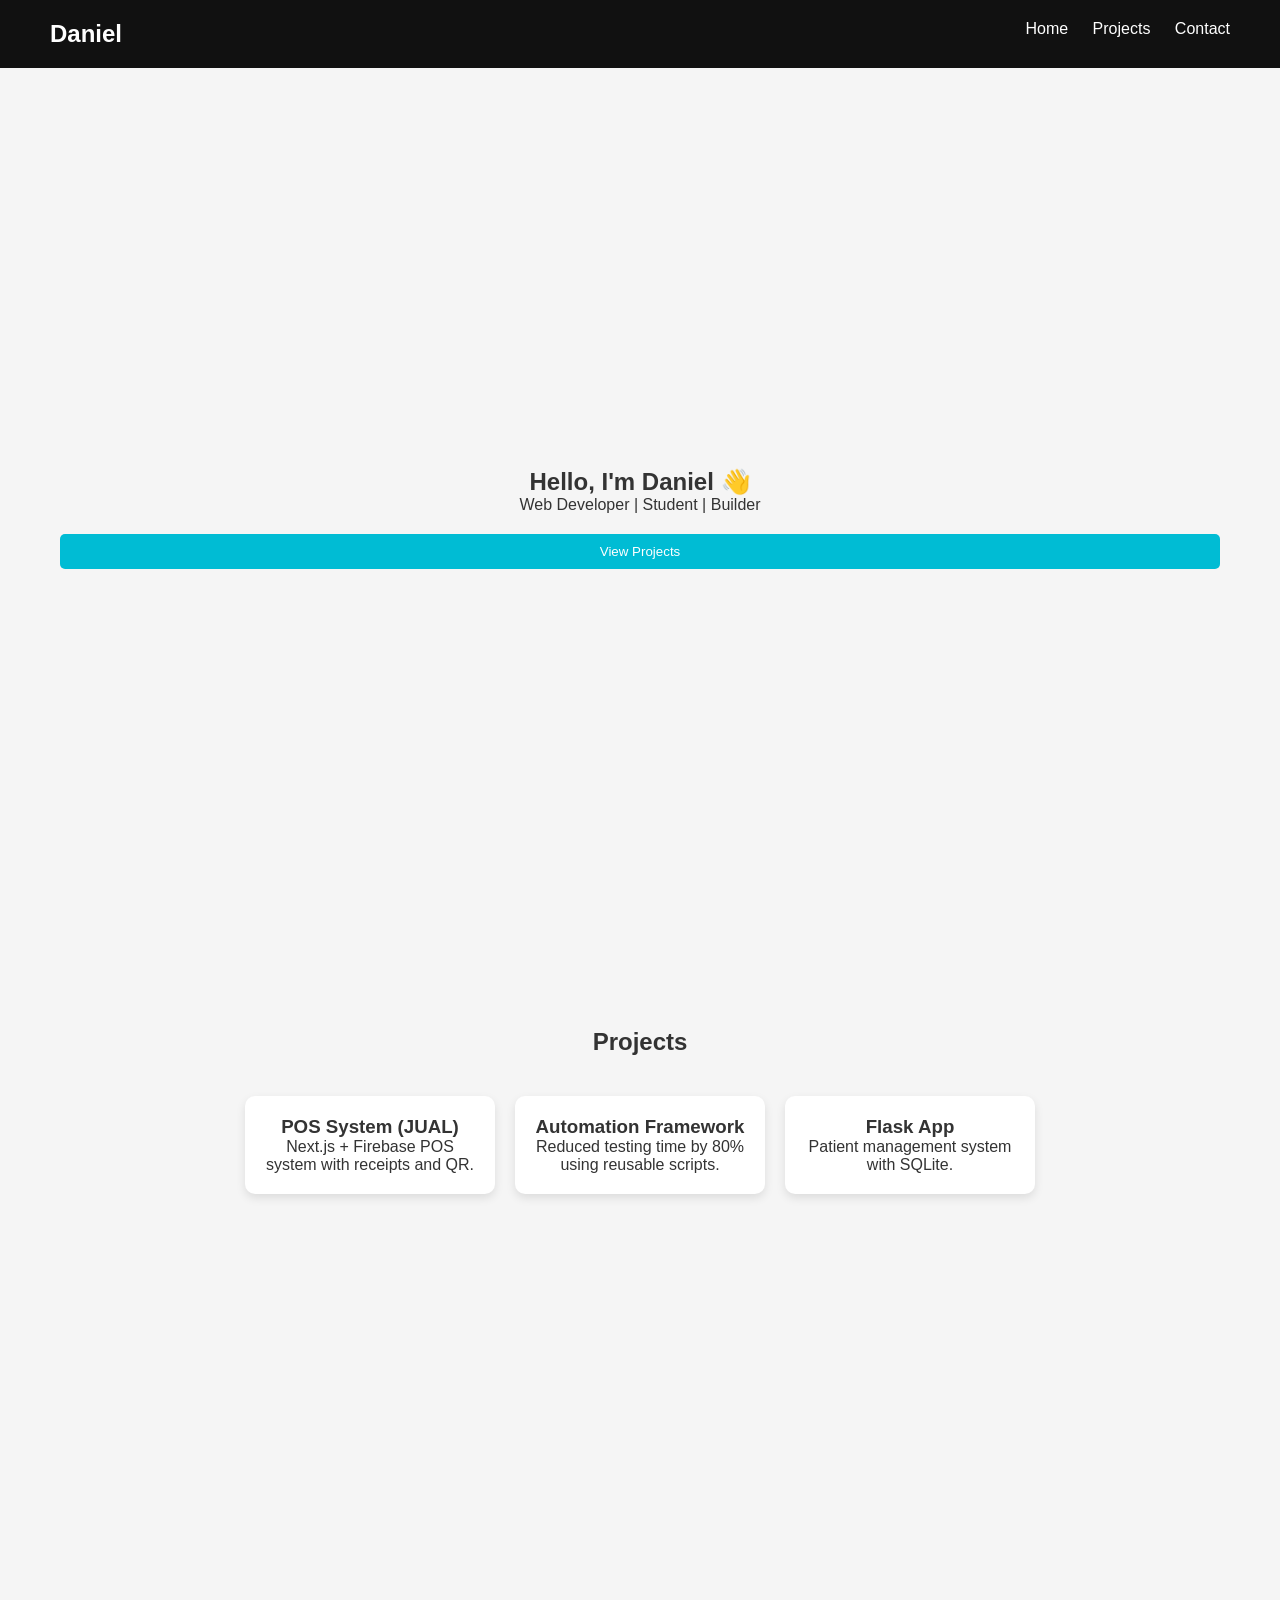
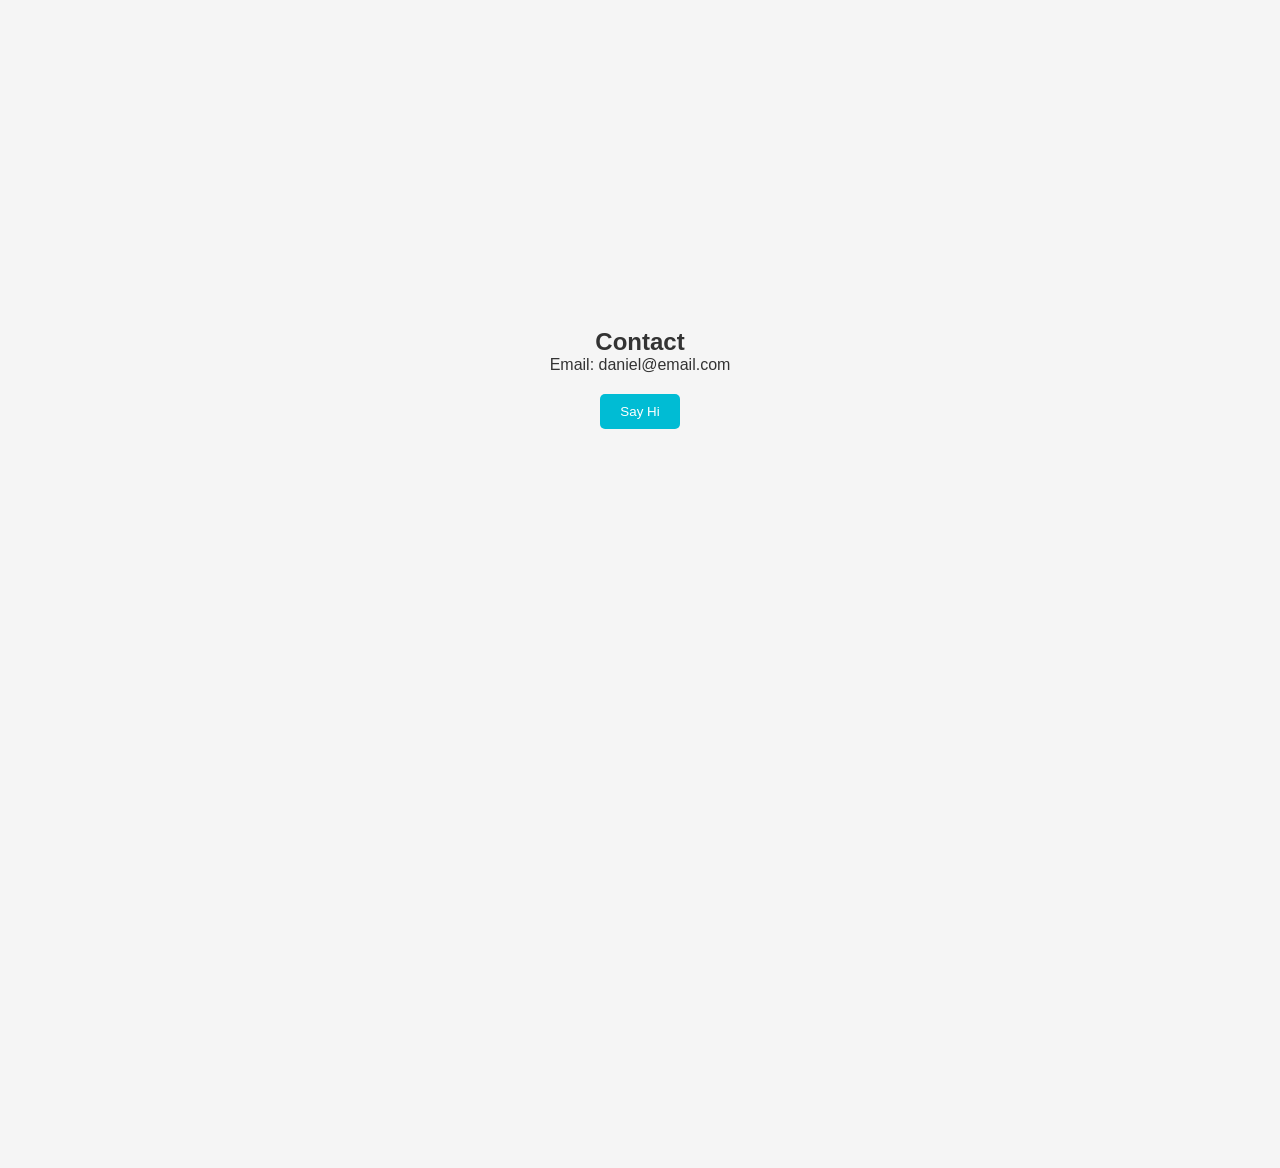
<file: Part 1/ChatGPT_portfolio/index.html>
<!DOCTYPE html>
<html lang="en">
<head>
  <meta charset="UTF-8">
  <title>Daniel Portfolio</title>
  <link rel="stylesheet" href="styles.css">
</head>
<body>

  <!-- Navbar -->
  <header>
    <h2 class="logo">Daniel</h2>
    <nav>
      <a href="#home">Home</a>
      <a href="#projects">Projects</a>
      <a href="#contact">Contact</a>
    </nav>
  </header>

  <!-- Home -->
  <section id="home" class="section">
    <h1>Hello, I'm Daniel 👋</h1>
    <p>Web Developer | Student | Builder</p>
    <button onclick="scrollToSection('projects')">View Projects</button>
  </section>

  <!-- Projects -->
  <section id="projects" class="section">
    <h2>Projects</h2>
    <div class="cards">
      <div class="card">
        <h3>POS System (JUAL)</h3>
        <p>Next.js + Firebase POS system with receipts and QR.</p>
      </div>

      <div class="card">
        <h3>Automation Framework</h3>
        <p>Reduced testing time by 80% using reusable scripts.</p>
      </div>

      <div class="card">
        <h3>Flask App</h3>
        <p>Patient management system with SQLite.</p>
      </div>
    </div>
  </section>

  <!-- Contact -->
  <section id="contact" class="section">
    <h2>Contact</h2>
    <p>Email: daniel@email.com</p>
    <button onclick="showAlert()">Say Hi</button>
  </section>

  <script src="script.js"></script>
</body>
</html>
</file>
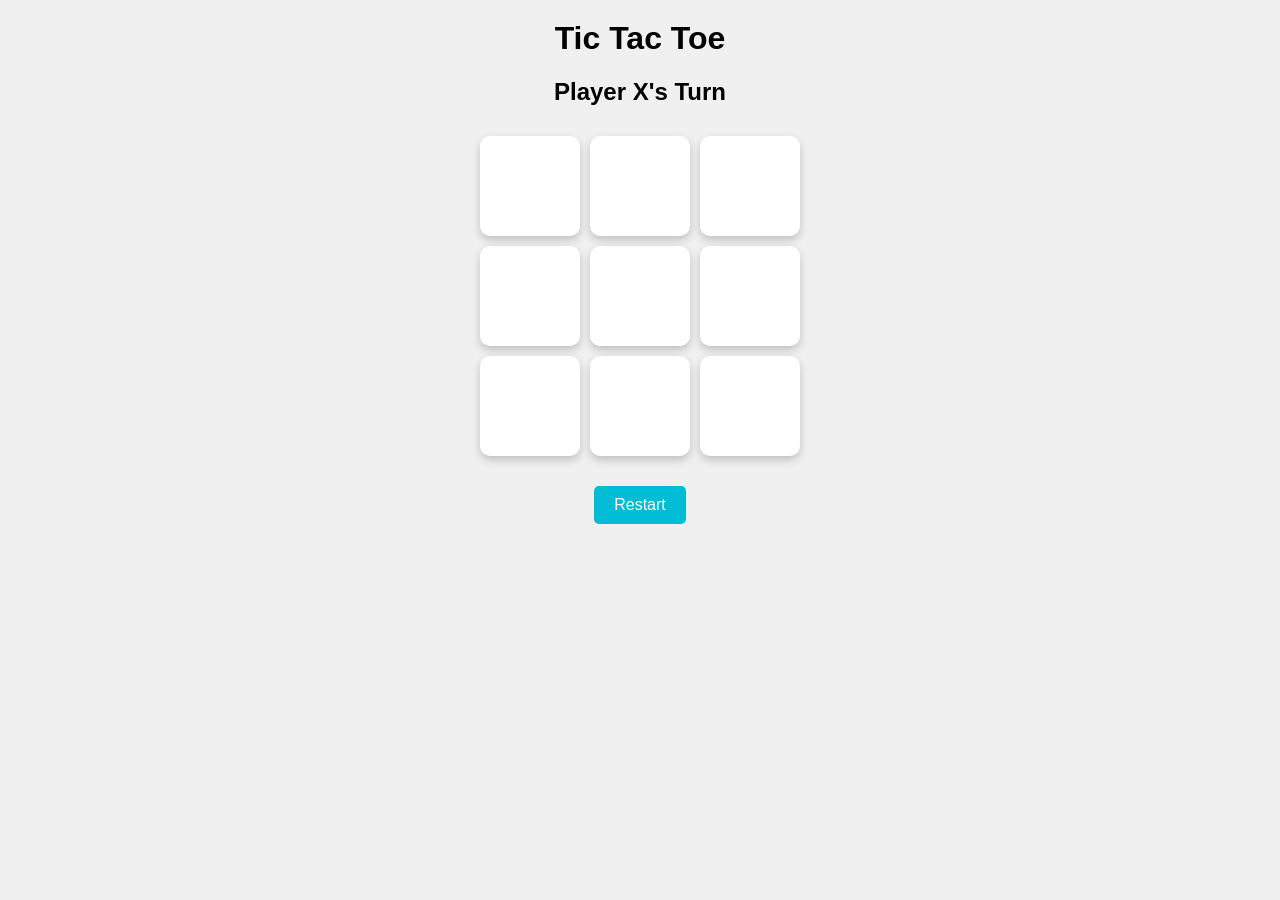
<file: Part 1/ChatGPT_tictactoe/index.html>
<!DOCTYPE html>
<html lang="en">
<head>
  <meta charset="UTF-8">
  <title>Tic Tac Toe</title>
  <link rel="stylesheet" href="style.css">
</head>
<body>

  <h1>Tic Tac Toe</h1>
  <h2 id="status">Player X's Turn</h2>

  <div class="board" id="board">
    <div class="cell" data-index="0"></div>
    <div class="cell" data-index="1"></div>
    <div class="cell" data-index="2"></div>
    <div class="cell" data-index="3"></div>
    <div class="cell" data-index="4"></div>
    <div class="cell" data-index="5"></div>
    <div class="cell" data-index="6"></div>
    <div class="cell" data-index="7"></div>
    <div class="cell" data-index="8"></div>
  </div>

  <button onclick="restartGame()">Restart</button>

  <script src="script.js"></script>
</body>
</html>
</file>
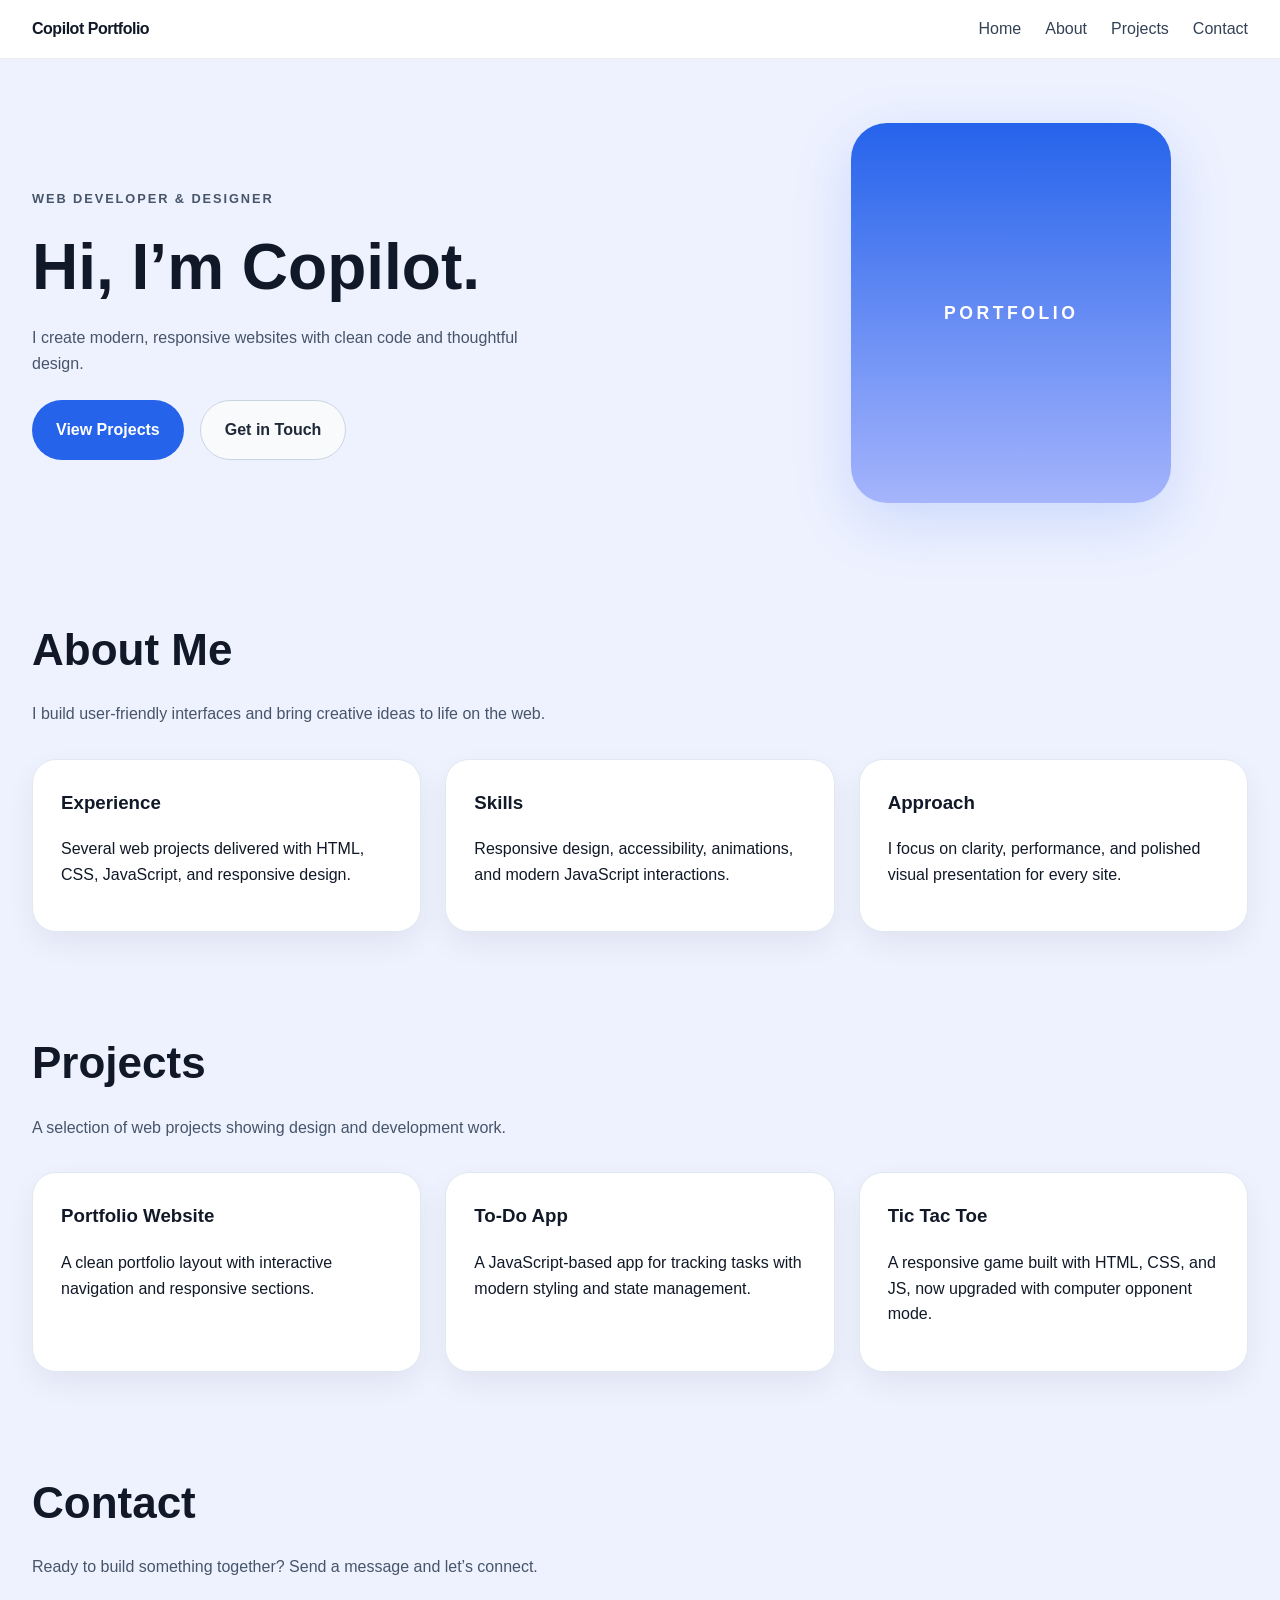
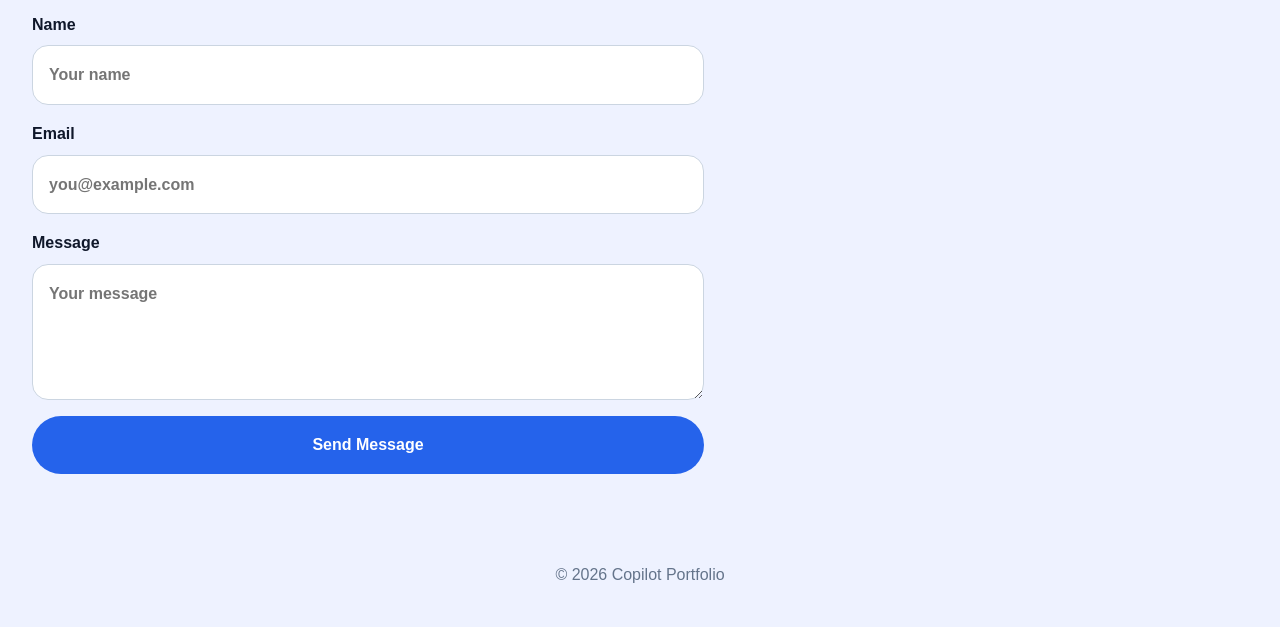
<file: Part 1/Copilot_portfolio/index.html>
<!DOCTYPE html>
<html lang="en">
<head>
  <meta charset="UTF-8" />
  <meta name="viewport" content="width=device-width, initial-scale=1.0" />
  <title>Copilot Portfolio</title>
  <link rel="stylesheet" href="styles.css" />
</head>
<body>
  <header class="site-header">
    <div class="brand">Copilot Portfolio</div>
    <nav class="site-nav" id="siteNav">
      <a href="#home">Home</a>
      <a href="#about">About</a>
      <a href="#projects">Projects</a>
      <a href="#contact">Contact</a>
    </nav>
    <button class="menu-toggle" id="menuToggle" aria-label="Toggle navigation">
      <span></span>
      <span></span>
      <span></span>
    </button>
  </header>

  <main>
    <section class="hero" id="home">
      <div class="hero-content">
        <p class="eyebrow">Web Developer & Designer</p>
        <h1>Hi, I’m Copilot.</h1>
        <p>I create modern, responsive websites with clean code and thoughtful design.</p>
        <div class="hero-actions">
          <a href="#projects" class="button primary">View Projects</a>
          <a href="#contact" class="button secondary">Get in Touch</a>
        </div>
      </div>
      <div class="hero-image">
        <div class="device-mockup">
          <div class="screen">Portfolio</div>
        </div>
      </div>
    </section>

    <section class="section" id="about">
      <div class="section-heading">
        <h2>About Me</h2>
        <p>I build user-friendly interfaces and bring creative ideas to life on the web.</p>
      </div>
      <div class="cards-grid">
        <article class="card">
          <h3>Experience</h3>
          <p>Several web projects delivered with HTML, CSS, JavaScript, and responsive design.</p>
        </article>
        <article class="card">
          <h3>Skills</h3>
          <p>Responsive design, accessibility, animations, and modern JavaScript interactions.</p>
        </article>
        <article class="card">
          <h3>Approach</h3>
          <p>I focus on clarity, performance, and polished visual presentation for every site.</p>
        </article>
      </div>
    </section>

    <section class="section" id="projects">
      <div class="section-heading">
        <h2>Projects</h2>
        <p>A selection of web projects showing design and development work.</p>
      </div>
      <div class="projects-grid">
        <article class="project-card">
          <h3>Portfolio Website</h3>
          <p>A clean portfolio layout with interactive navigation and responsive sections.</p>
        </article>
        <article class="project-card">
          <h3>To-Do App</h3>
          <p>A JavaScript-based app for tracking tasks with modern styling and state management.</p>
        </article>
        <article class="project-card">
          <h3>Tic Tac Toe</h3>
          <p>A responsive game built with HTML, CSS, and JS, now upgraded with computer opponent mode.</p>
        </article>
      </div>
    </section>

    <section class="section contact-section" id="contact">
      <div class="section-heading">
        <h2>Contact</h2>
        <p>Ready to build something together? Send a message and let’s connect.</p>
      </div>
      <form class="contact-form" id="contactForm">
        <label>
          Name
          <input type="text" id="nameInput" placeholder="Your name" required />
        </label>
        <label>
          Email
          <input type="email" id="emailInput" placeholder="you@example.com" required />
        </label>
        <label>
          Message
          <textarea id="messageInput" rows="4" placeholder="Your message" required></textarea>
        </label>
        <button type="submit" class="button primary">Send Message</button>
        <p class="success-message" id="successMessage">Thanks! Your message has been received.</p>
      </form>
    </section>
  </main>

  <footer class="site-footer">
    <p>&copy; 2026 Copilot Portfolio</p>
  </footer>

  <script src="script.js"></script>
</body>
</html>
</file>
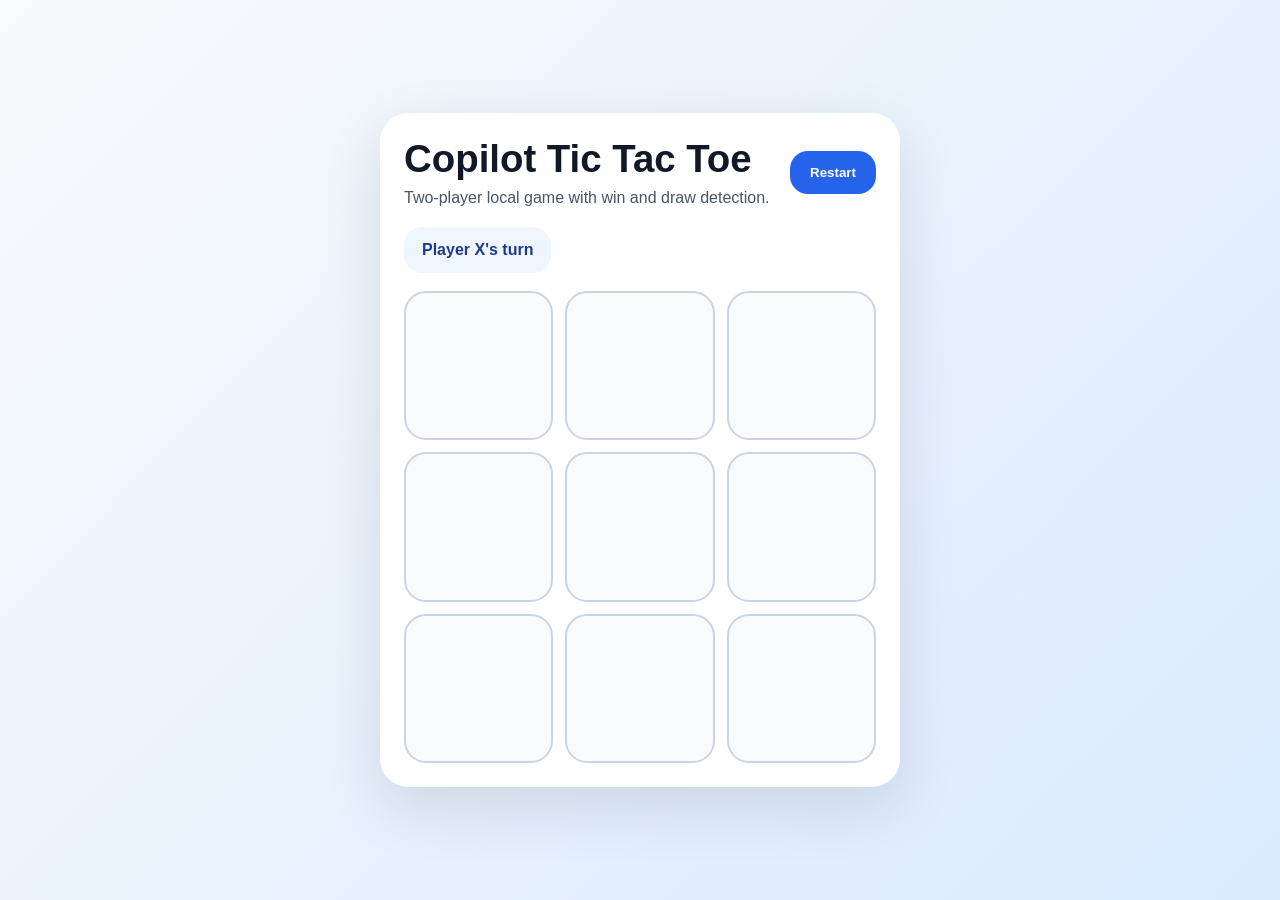
<file: Part 1/Copilot_tictactoe/index.html>
<!DOCTYPE html>
<html lang="en">
<head>
  <meta charset="UTF-8" />
  <meta name="viewport" content="width=device-width, initial-scale=1.0" />
  <title>Copilot Tic Tac Toe</title>
  <link rel="stylesheet" href="style.css" />
</head>
<body>
  <main class="game-shell">
    <header class="game-header">
      <div>
        <h1>Copilot Tic Tac Toe</h1>
        <p>Two-player local game with win and draw detection.</p>
      </div>
      <button id="resetButton" class="action-button">Restart</button>
    </header>

    <section class="status-panel">
      <span id="statusText">Player X's turn</span>
    </section>

    <section id="board" class="board" aria-label="Tic Tac Toe board">
      <button class="cell" data-index="0" aria-label="Cell 1"></button>
      <button class="cell" data-index="1" aria-label="Cell 2"></button>
      <button class="cell" data-index="2" aria-label="Cell 3"></button>
      <button class="cell" data-index="3" aria-label="Cell 4"></button>
      <button class="cell" data-index="4" aria-label="Cell 5"></button>
      <button class="cell" data-index="5" aria-label="Cell 6"></button>
      <button class="cell" data-index="6" aria-label="Cell 7"></button>
      <button class="cell" data-index="7" aria-label="Cell 8"></button>
      <button class="cell" data-index="8" aria-label="Cell 9"></button>
    </section>
  </main>

  <script src="game.js"></script>
</body>
</html>
</file>
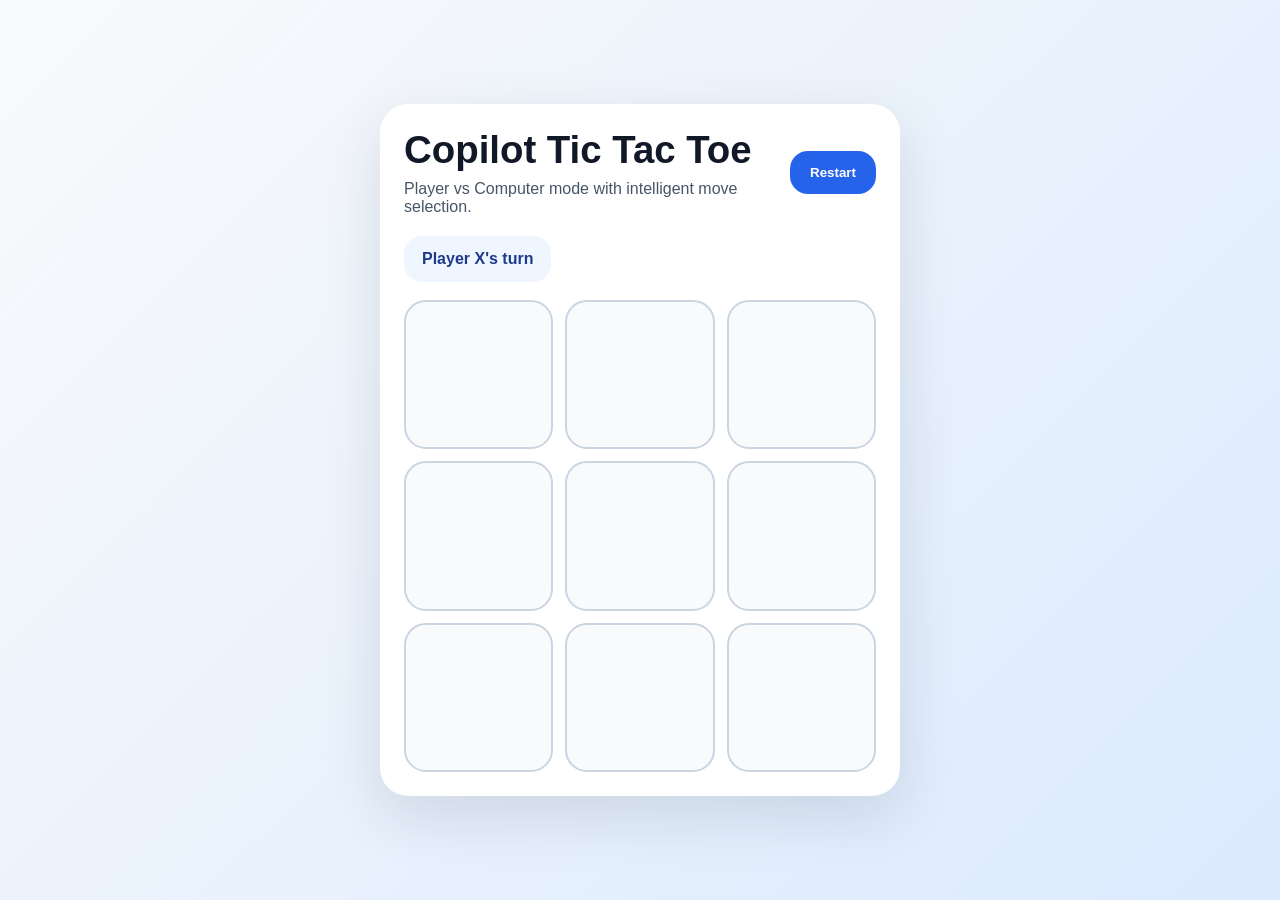
<file: Part 1/Copilot_tictactoe_upgraded/index.html>
<!DOCTYPE html>
<html lang="en">
<head>
  <meta charset="UTF-8" />
  <meta name="viewport" content="width=device-width, initial-scale=1.0" />
  <title>Copilot Tic Tac Toe Upgraded</title>
  <link rel="stylesheet" href="style.css" />
</head>
<body>
  <main class="game-shell">
    <header class="game-header">
      <div>
        <h1>Copilot Tic Tac Toe</h1>
        <p>Player vs Computer mode with intelligent move selection.</p>
      </div>
      <button id="resetButton" class="action-button">Restart</button>
    </header>

    <section class="status-panel">
      <span id="statusText">Player X's turn</span>
    </section>

    <section id="board" class="board" aria-label="Tic Tac Toe board">
      <button class="cell" data-index="0" aria-label="Cell 1"></button>
      <button class="cell" data-index="1" aria-label="Cell 2"></button>
      <button class="cell" data-index="2" aria-label="Cell 3"></button>
      <button class="cell" data-index="3" aria-label="Cell 4"></button>
      <button class="cell" data-index="4" aria-label="Cell 5"></button>
      <button class="cell" data-index="5" aria-label="Cell 6"></button>
      <button class="cell" data-index="6" aria-label="Cell 7"></button>
      <button class="cell" data-index="7" aria-label="Cell 8"></button>
      <button class="cell" data-index="8" aria-label="Cell 9"></button>
    </section>
  </main>

  <script src="game.js"></script>
</body>
</html>
</file>
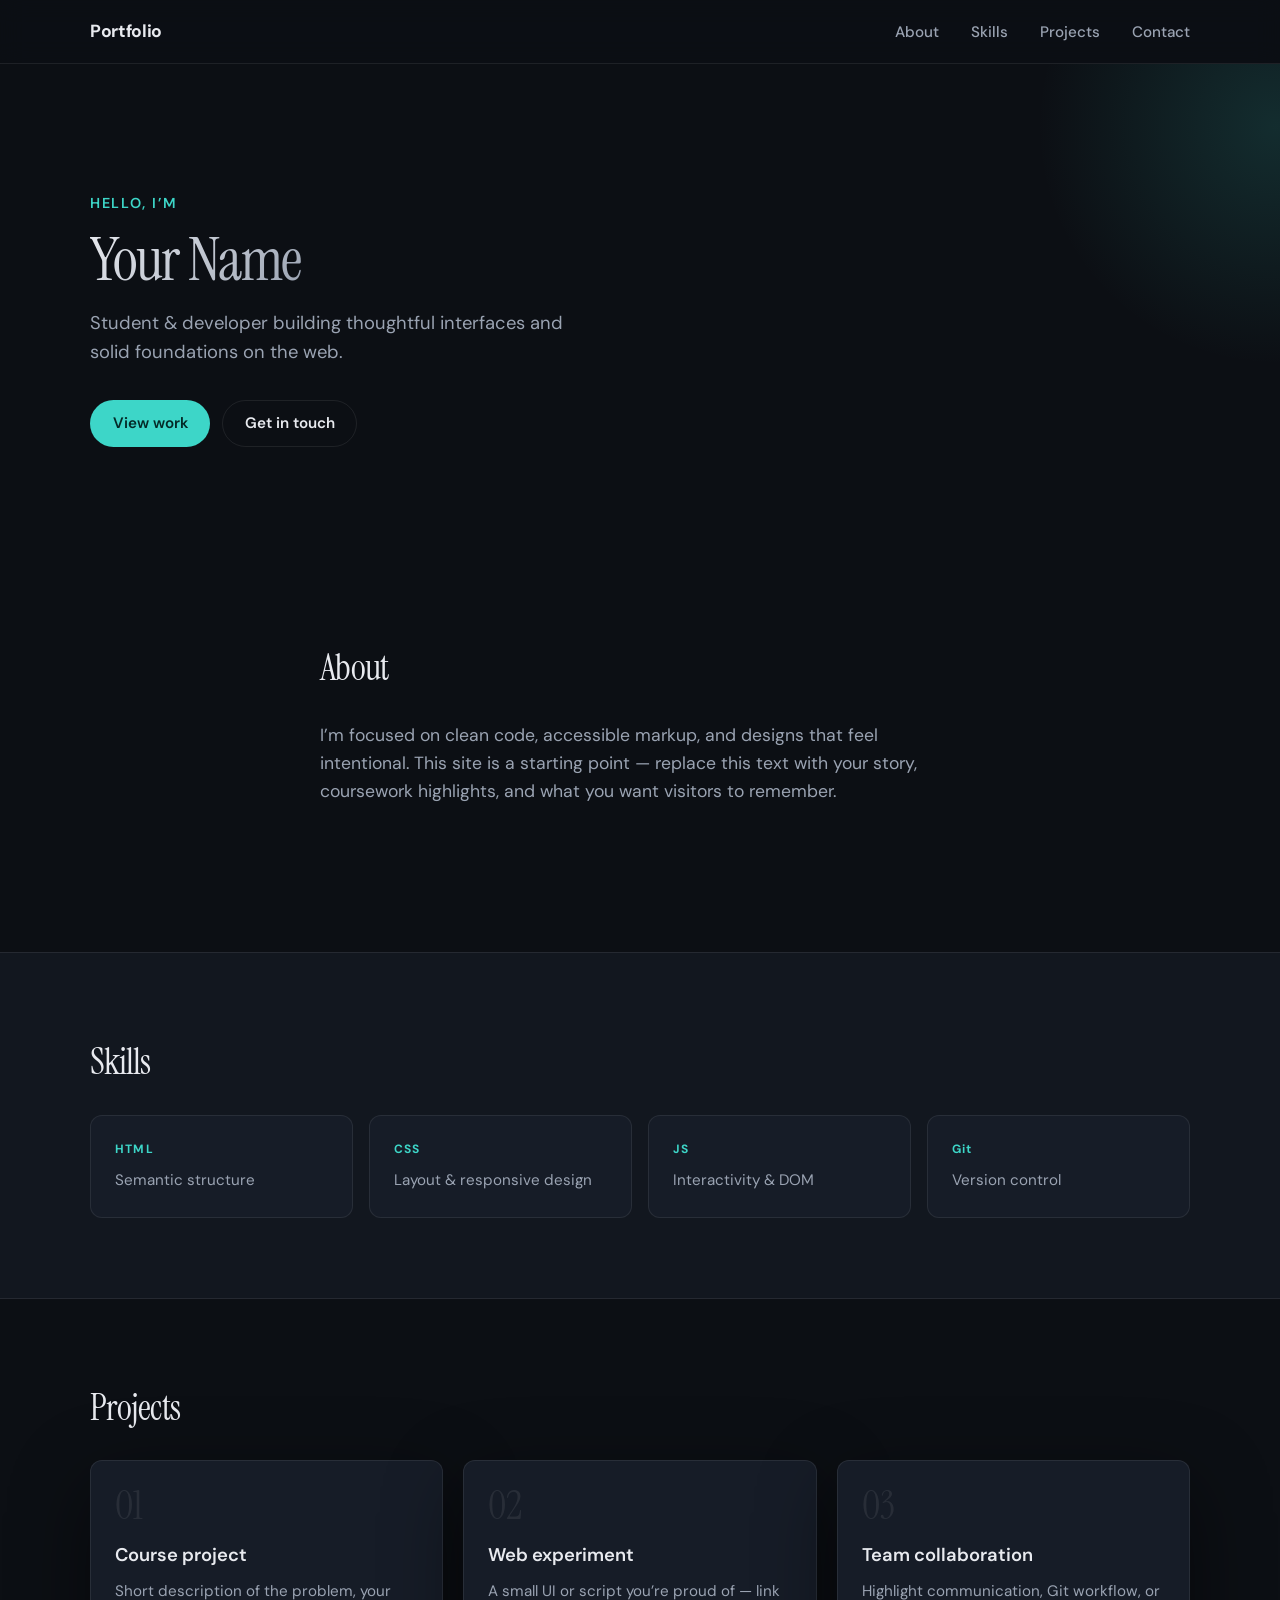
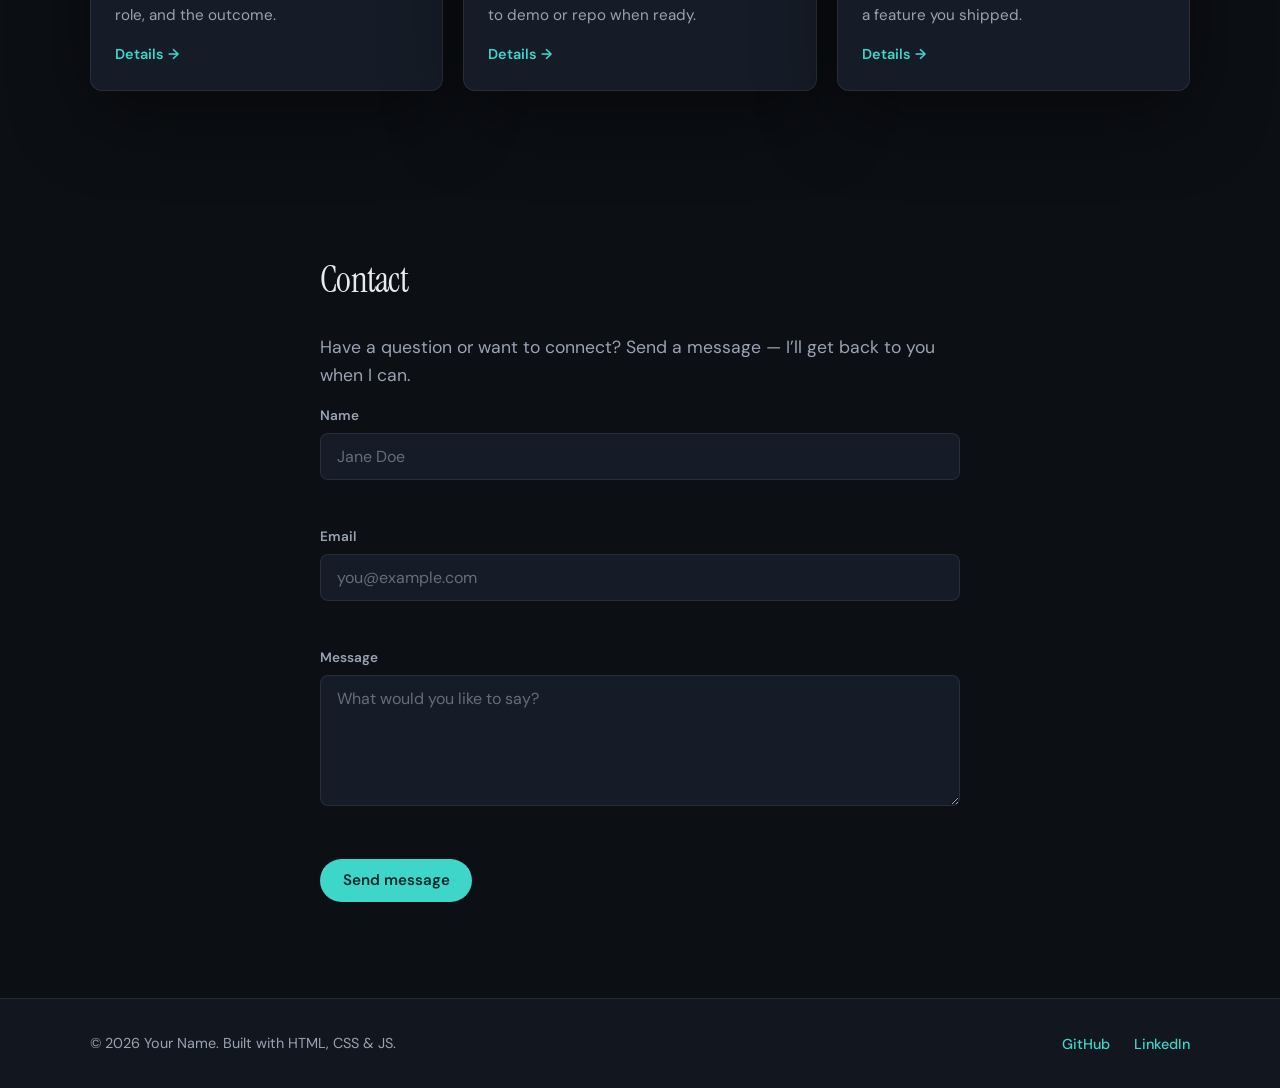
<file: Part 1/Cursor_portfolio/index.html>
<!DOCTYPE html>
<html lang="en">
  <head>
    <meta charset="UTF-8" />
    <meta name="viewport" content="width=device-width, initial-scale=1.0" />
    <meta
      name="description"
      content="Portfolio — projects, skills, and contact."
    />
    <title>Portfolio</title>
    <link rel="preconnect" href="https://fonts.googleapis.com" />
    <link rel="preconnect" href="https://fonts.gstatic.com" crossorigin />
    <link
      href="https://fonts.googleapis.com/css2?family=DM+Sans:ital,opsz,wght@0,9..40,400;0,9..40,500;0,9..40,600;0,9..40,700;1,9..40,400&family=Instrument+Serif:ital@0;1&display=swap"
      rel="stylesheet"
    />
    <link rel="stylesheet" href="css/styles.css" />
  </head>
  <body>
    <a class="skip-link" href="#main">Skip to content</a>

    <header class="site-header">
      <div class="container header-inner">
        <a class="logo" href="#">Portfolio</a>
        <button
          type="button"
          class="nav-toggle"
          aria-expanded="false"
          aria-controls="site-nav"
          aria-label="Open menu"
        >
          <span class="nav-toggle-bar" aria-hidden="true"></span>
          <span class="nav-toggle-bar" aria-hidden="true"></span>
          <span class="nav-toggle-bar" aria-hidden="true"></span>
        </button>
        <nav id="site-nav" class="site-nav" aria-label="Primary">
          <ul class="nav-list">
            <li><a href="#about">About</a></li>
            <li><a href="#skills">Skills</a></li>
            <li><a href="#projects">Projects</a></li>
            <li><a href="#contact">Contact</a></li>
          </ul>
        </nav>
      </div>
    </header>

    <main id="main">
      <section class="hero" aria-labelledby="hero-heading">
        <div class="container hero-inner">
          <p class="hero-kicker reveal">Hello, I’m</p>
          <h1 id="hero-heading" class="hero-title reveal">
            <span class="hero-name">Your Name</span>
          </h1>
          <p class="hero-subtitle reveal">
            Student &amp; developer building thoughtful interfaces and solid
            foundations on the web.
          </p>
          <div class="hero-actions reveal">
            <a class="btn btn-primary" href="#projects">View work</a>
            <a class="btn btn-ghost" href="#contact">Get in touch</a>
          </div>
        </div>
        <div class="hero-gradient" aria-hidden="true"></div>
      </section>

      <section id="about" class="section about" aria-labelledby="about-heading">
        <div class="container narrow">
          <h2 id="about-heading" class="section-title reveal">About</h2>
          <p class="lead reveal">
            I’m focused on clean code, accessible markup, and designs that feel
            intentional. This site is a starting point — replace this text with
            your story, coursework highlights, and what you want visitors to
            remember.
          </p>
          <p class="reveal">
            When I’m not coding, I enjoy learning new tools, collaborating on
            team projects, and turning rough ideas into something you can click
            through and use.
          </p>
        </div>
      </section>

      <section id="skills" class="section skills" aria-labelledby="skills-heading">
        <div class="container">
          <h2 id="skills-heading" class="section-title reveal">Skills</h2>
          <ul class="skill-grid" role="list">
            <li class="skill-card reveal">
              <span class="skill-icon" aria-hidden="true">HTML</span>
              <span class="skill-label">Semantic structure</span>
            </li>
            <li class="skill-card reveal">
              <span class="skill-icon" aria-hidden="true">CSS</span>
              <span class="skill-label">Layout &amp; responsive design</span>
            </li>
            <li class="skill-card reveal">
              <span class="skill-icon" aria-hidden="true">JS</span>
              <span class="skill-label">Interactivity &amp; DOM</span>
            </li>
            <li class="skill-card reveal">
              <span class="skill-icon" aria-hidden="true">Git</span>
              <span class="skill-label">Version control</span>
            </li>
          </ul>
        </div>
      </section>

      <section
        id="projects"
        class="section projects"
        aria-labelledby="projects-heading"
      >
        <div class="container">
          <h2 id="projects-heading" class="section-title reveal">Projects</h2>
          <div class="project-grid">
            <article class="project-card reveal">
              <div class="project-thumb" aria-hidden="true">01</div>
              <h3 class="project-title">Course project</h3>
              <p class="project-desc">
                Short description of the problem, your role, and the outcome.
              </p>
              <a class="project-link" href="#" aria-label="View Course project details"
                >Details <span aria-hidden="true">→</span></a
              >
            </article>
            <article class="project-card reveal">
              <div class="project-thumb" aria-hidden="true">02</div>
              <h3 class="project-title">Web experiment</h3>
              <p class="project-desc">
                A small UI or script you’re proud of — link to demo or repo when
                ready.
              </p>
              <a class="project-link" href="#" aria-label="View Web experiment details"
                >Details <span aria-hidden="true">→</span></a
              >
            </article>
            <article class="project-card reveal">
              <div class="project-thumb" aria-hidden="true">03</div>
              <h3 class="project-title">Team collaboration</h3>
              <p class="project-desc">
                Highlight communication, Git workflow, or a feature you shipped.
              </p>
              <a
                class="project-link"
                href="#"
                aria-label="View Team collaboration details"
                >Details <span aria-hidden="true">→</span></a
              >
            </article>
          </div>
        </div>
      </section>

      <section id="contact" class="section contact" aria-labelledby="contact-heading">
        <div class="container narrow">
          <h2 id="contact-heading" class="section-title reveal">Contact</h2>
          <p class="lead reveal">
            Have a question or want to connect? Send a message — I’ll get back to
            you when I can.
          </p>
          <form class="contact-form reveal" id="contact-form" novalidate>
            <div class="field">
              <label for="name">Name</label>
              <input
                type="text"
                id="name"
                name="name"
                autocomplete="name"
                required
                minlength="2"
                placeholder="Jane Doe"
              />
              <p class="field-error" id="name-error" role="alert"></p>
            </div>
            <div class="field">
              <label for="email">Email</label>
              <input
                type="email"
                id="email"
                name="email"
                autocomplete="email"
                required
                placeholder="you@example.com"
              />
              <p class="field-error" id="email-error" role="alert"></p>
            </div>
            <div class="field">
              <label for="message">Message</label>
              <textarea
                id="message"
                name="message"
                rows="5"
                required
                minlength="10"
                placeholder="What would you like to say?"
              ></textarea>
              <p class="field-error" id="message-error" role="alert"></p>
            </div>
            <button type="submit" class="btn btn-primary">Send message</button>
            <p class="form-status" id="form-status" role="status" aria-live="polite"></p>
          </form>
        </div>
      </section>
    </main>

    <footer class="site-footer">
      <div class="container footer-inner">
        <p class="footer-copy">
          © <span id="year"></span> Your Name. Built with HTML, CSS &amp; JS.
        </p>
        <ul class="footer-links" role="list">
          <li>
            <a href="https://github.com" rel="noopener noreferrer" target="_blank"
              >GitHub</a
            >
          </li>
          <li>
            <a href="https://linkedin.com" rel="noopener noreferrer" target="_blank"
              >LinkedIn</a
            >
          </li>
        </ul>
      </div>
    </footer>

    <script src="js/main.js" defer></script>
  </body>
</html>
</file>
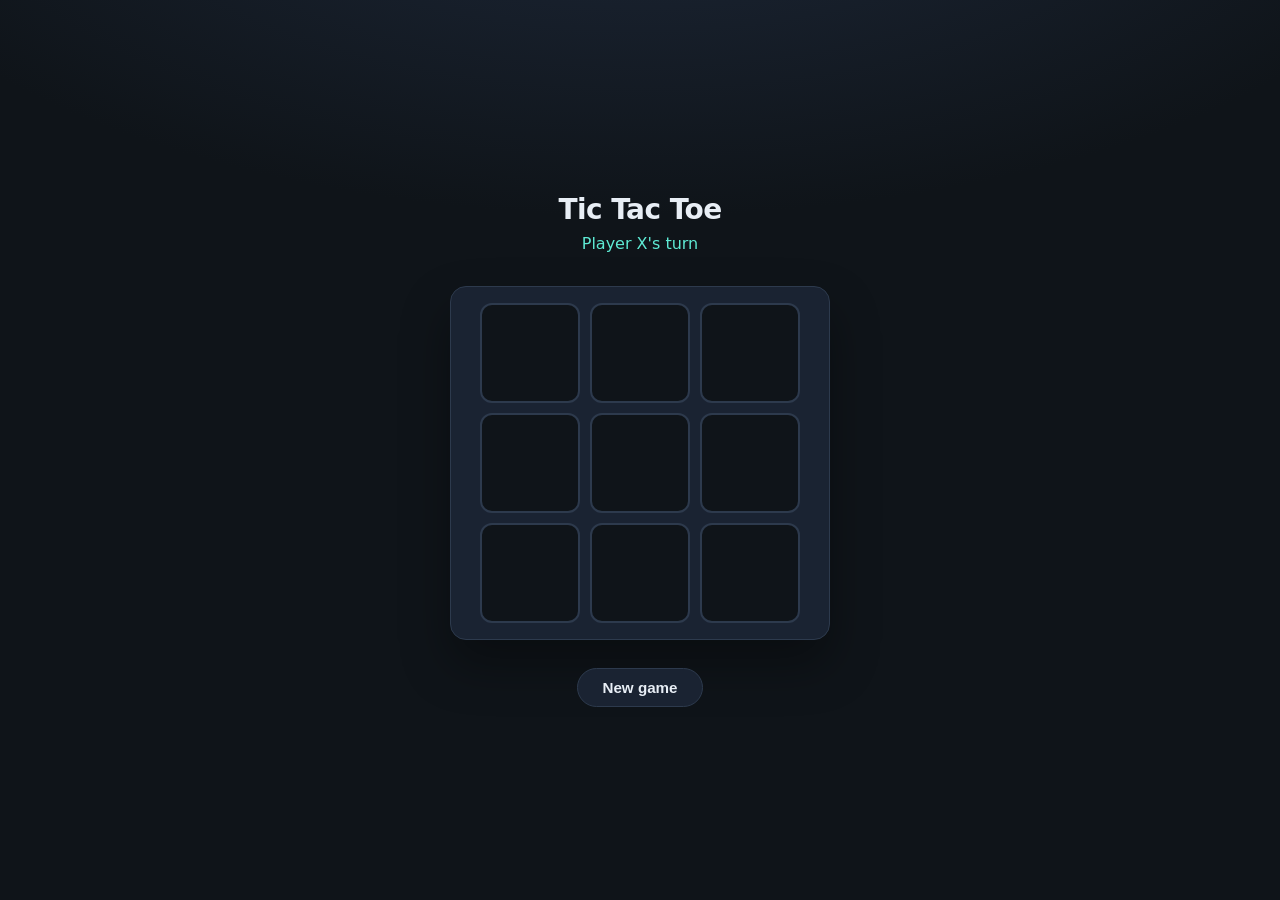
<file: Part 1/Cursor_tictactoe/index.html>
<!DOCTYPE html>
<html lang="en">
<head>
  <meta charset="UTF-8" />
  <meta name="viewport" content="width=device-width, initial-scale=1.0" />
  <title>Tic Tac Toe</title>
  <link rel="stylesheet" href="styles.css" />
</head>
<body>
  <main class="app">
    <header class="header">
      <h1>Tic Tac Toe</h1>
      <p class="status" id="status" aria-live="polite">Player X's turn</p>
    </header>

    <div class="board-wrap">
      <div class="board" id="board" role="grid" aria-label="Tic tac toe board">
        <button type="button" class="cell" data-index="0" aria-label="Cell 1 empty"></button>
        <button type="button" class="cell" data-index="1" aria-label="Cell 2 empty"></button>
        <button type="button" class="cell" data-index="2" aria-label="Cell 3 empty"></button>
        <button type="button" class="cell" data-index="3" aria-label="Cell 4 empty"></button>
        <button type="button" class="cell" data-index="4" aria-label="Cell 5 empty"></button>
        <button type="button" class="cell" data-index="5" aria-label="Cell 6 empty"></button>
        <button type="button" class="cell" data-index="6" aria-label="Cell 7 empty"></button>
        <button type="button" class="cell" data-index="7" aria-label="Cell 8 empty"></button>
        <button type="button" class="cell" data-index="8" aria-label="Cell 9 empty"></button>
      </div>
    </div>

    <footer class="footer">
      <button type="button" class="btn-reset" id="reset">New game</button>
    </footer>
  </main>
  <script src="game.js"></script>
</body>
</html>
</file>
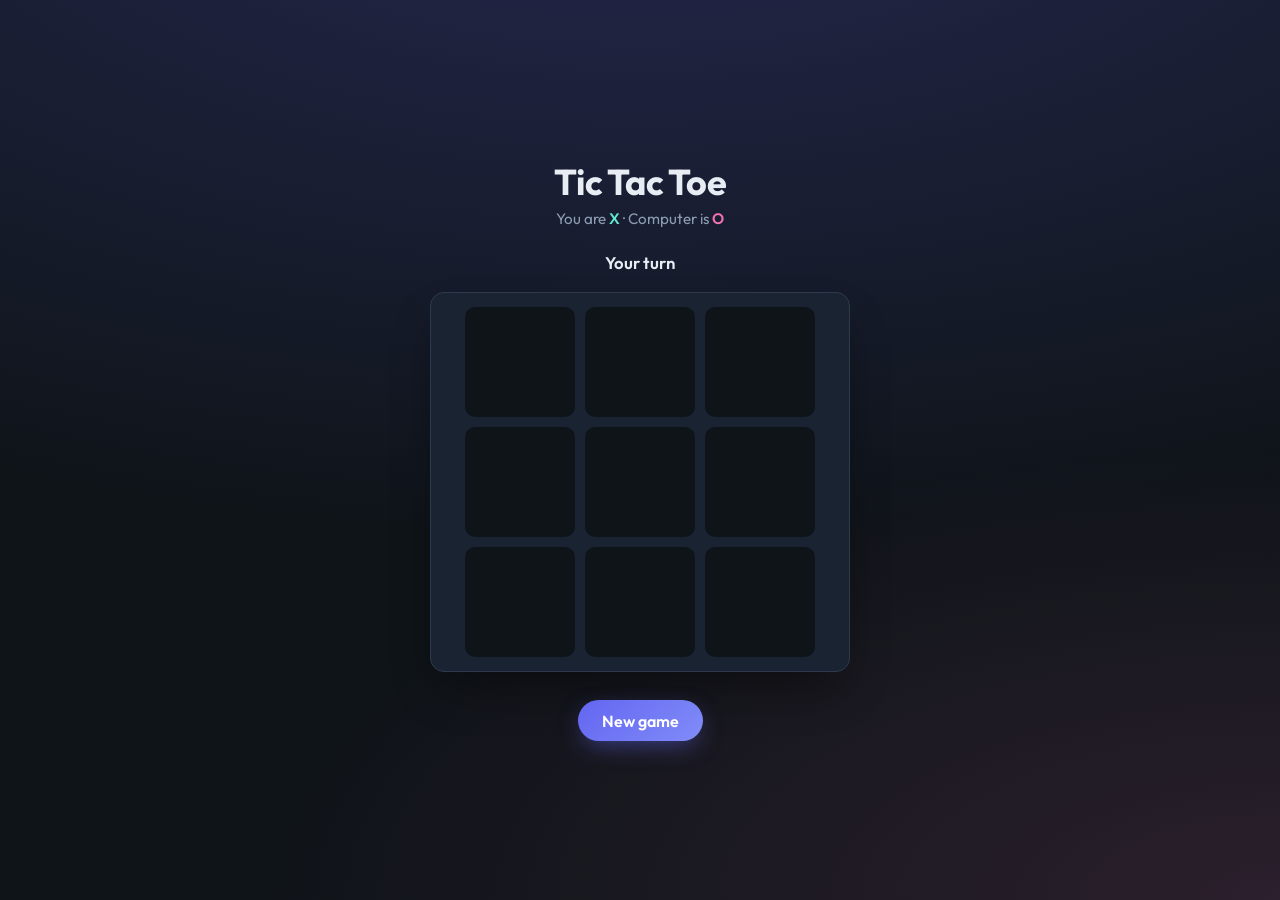
<file: Part 1/Cursor_tictactoe_upgraded/index.html>
<!DOCTYPE html>
<html lang="en">
<head>
  <meta charset="UTF-8" />
  <meta name="viewport" content="width=device-width, initial-scale=1.0" />
  <title>Tic Tac Toe — You vs Computer</title>
  <link rel="stylesheet" href="style.css" />
  <link rel="preconnect" href="https://fonts.googleapis.com" />
  <link rel="preconnect" href="https://fonts.gstatic.com" crossorigin />
  <link href="https://fonts.googleapis.com/css2?family=Outfit:wght@400;600;700&display=swap" rel="stylesheet" />
</head>
<body>
  <div class="app">
    <header class="header">
      <h1>Tic Tac Toe</h1>
      <p class="subtitle">You are <span class="mark-x">X</span> · Computer is <span class="mark-o">O</span></p>
    </header>

    <div class="status" id="status" role="status" aria-live="polite">Your turn</div>

    <div class="board" id="board" aria-label="Tic tac toe board">
      <button type="button" class="cell" data-index="0" aria-label="Cell 1"></button>
      <button type="button" class="cell" data-index="1" aria-label="Cell 2"></button>
      <button type="button" class="cell" data-index="2" aria-label="Cell 3"></button>
      <button type="button" class="cell" data-index="3" aria-label="Cell 4"></button>
      <button type="button" class="cell" data-index="4" aria-label="Cell 5"></button>
      <button type="button" class="cell" data-index="5" aria-label="Cell 6"></button>
      <button type="button" class="cell" data-index="6" aria-label="Cell 7"></button>
      <button type="button" class="cell" data-index="7" aria-label="Cell 8"></button>
      <button type="button" class="cell" data-index="8" aria-label="Cell 9"></button>
    </div>

    <div class="actions">
      <button type="button" class="btn btn-primary" id="reset">New game</button>
    </div>
  </div>
  <script src="game.js"></script>
</body>
</html>
</file>
<file: Part 1/ChatGPT_portfolio/styles.css>
* {
  margin: 0;
  padding: 0;
  box-sizing: border-box;
  font-family: Arial, sans-serif;
}

body {
  background: #f5f5f5;
  color: #333;
}

/* Navbar */
header {
  display: flex;
  justify-content: space-between;
  padding: 20px 50px;
  background: #111;
  color: white;
}

nav a {
  margin-left: 20px;
  text-decoration: none;
  color: white;
}

nav a:hover {
  color: #00bcd4;
}

/* Sections */
.section {
  height: 100vh;
  padding: 60px;
  text-align: center;
}

#home {
  display: flex;
  flex-direction: column;
  justify-content: center;
}

/* Button */
button {
  margin-top: 20px;
  padding: 10px 20px;
  border: none;
  background: #00bcd4;
  color: white;
  cursor: pointer;
  border-radius: 5px;
}

button:hover {
  background: #0097a7;
}

/* Cards */
.cards {
  display: flex;
  justify-content: center;
  gap: 20px;
  margin-top: 40px;
}

.card {
  background: white;
  padding: 20px;
  width: 250px;
  border-radius: 10px;
  box-shadow: 0 4px 10px rgba(0,0,0,0.1);
}
</file>
<file: Part 1/ChatGPT_tictactoe/style.css>
body {
  text-align: center;
  font-family: Arial, sans-serif;
  background: #f0f0f0;
}

h1 {
  margin-top: 20px;
}

.board {
  display: grid;
  grid-template-columns: repeat(3, 100px);
  gap: 10px;
  justify-content: center;
  margin: 30px auto;
}

.cell {
  width: 100px;
  height: 100px;
  background: white;
  font-size: 2rem;
  display: flex;
  align-items: center;
  justify-content: center;
  cursor: pointer;
  border-radius: 10px;
  box-shadow: 0 4px 8px rgba(0,0,0,0.2);
}

.cell:hover {
  background: #e0f7fa;
}

button {
  padding: 10px 20px;
  font-size: 16px;
  border: none;
  background: #00bcd4;
  color: white;
  border-radius: 5px;
  cursor: pointer;
}
</file>
<file: Part 1/Copilot_portfolio/styles.css>
:root {
  font-family: 'Segoe UI', Tahoma, Geneva, Verdana, sans-serif;
  color: #111827;
  background: #eef2ff;
  line-height: 1.6;
}

* {
  box-sizing: border-box;
}

body {
  margin: 0;
  min-height: 100vh;
}

img {
  max-width: 100%;
  display: block;
}

button,
input,
textarea {
  font: inherit;
}

.site-header {
  position: sticky;
  top: 0;
  z-index: 10;
  display: flex;
  align-items: center;
  justify-content: space-between;
  gap: 1rem;
  background: rgba(255, 255, 255, 0.95);
  backdrop-filter: blur(12px);
  padding: 1rem 2rem;
  border-bottom: 1px solid rgba(15, 23, 42, 0.08);
}

.brand {
  font-weight: 800;
  letter-spacing: -0.03em;
}

.site-nav {
  display: flex;
  gap: 1.5rem;
}

.site-nav a {
  color: #334155;
  text-decoration: none;
  transition: color 0.2s ease;
}

.site-nav a:hover {
  color: #1d4ed8;
}

.menu-toggle {
  display: none;
  border: none;
  background: transparent;
  cursor: pointer;
  padding: 0.5rem;
}

.menu-toggle span {
  display: block;
  width: 24px;
  height: 3px;
  margin: 5px 0;
  background: #1e293b;
  border-radius: 999px;
}

.hero {
  display: grid;
  grid-template-columns: 1.2fr 0.8fr;
  align-items: center;
  gap: 2rem;
  padding: 4rem 2rem;
}

.hero-content {
  max-width: 520px;
}

.eyebrow {
  margin: 0 0 1rem;
  color: #2563eb;
  font-weight: 700;
  text-transform: uppercase;
  letter-spacing: 0.15em;
  font-size: 0.8rem;
}

.hero h1 {
  margin: 0;
  font-size: clamp(3rem, 5vw, 4.5rem);
  line-height: 1.05;
}

.hero p {
  margin: 1.5rem 0;
  color: #475569;
  max-width: 38rem;
}

.hero-actions {
  display: flex;
  flex-wrap: wrap;
  gap: 1rem;
}

.button {
  display: inline-flex;
  align-items: center;
  justify-content: center;
  gap: 0.5rem;
  padding: 1rem 1.5rem;
  border-radius: 999px;
  border: none;
  cursor: pointer;
  text-decoration: none;
  font-weight: 700;
  transition: transform 0.2s ease, background-color 0.2s ease;
}

.button.primary {
  background: #2563eb;
  color: #ffffff;
}

.button.secondary {
  background: #f8fafc;
  color: #1f2937;
  border: 1px solid #cbd5e1;
}

.button:hover {
  transform: translateY(-2px);
}

.hero-image {
  display: grid;
  place-items: center;
}

.device-mockup {
  width: min(320px, 100%);
  height: 380px;
  border-radius: 36px;
  background: linear-gradient(180deg, #2563eb 0%, #a5b4fc 100%);
  box-shadow: 0 18px 60px rgba(37, 99, 235, 0.18);
  display: grid;
  place-items: center;
  color: white;
  text-transform: uppercase;
  letter-spacing: 0.2em;
  font-size: 1.1rem;
  font-weight: 700;
}

.section {
  padding: 3rem 2rem;
}

.section-heading {
  max-width: 38rem;
  margin-bottom: 2rem;
}

.section-heading h2 {
  margin: 0;
  font-size: clamp(2rem, 4vw, 2.75rem);
}

.section-heading p {
  margin: 1rem 0 0;
  color: #475569;
}

.cards-grid,
.projects-grid {
  display: grid;
  gap: 1.5rem;
  grid-template-columns: repeat(3, minmax(0, 1fr));
}

.card,
.project-card {
  background: #ffffff;
  border: 1px solid #e2e8f0;
  border-radius: 24px;
  padding: 1.75rem;
  box-shadow: 0 12px 30px rgba(15, 23, 42, 0.06);
}

.card h3,
.project-card h3 {
  margin-top: 0;
}

.contact-section {
  background: #eef2ff;
}

.contact-form {
  display: grid;
  gap: 1rem;
  max-width: 42rem;
}

.contact-form label {
  display: grid;
  gap: 0.5rem;
  color: #0f172a;
  font-weight: 600;
}

.contact-form input,
.contact-form textarea {
  width: 100%;
  padding: 1rem;
  border: 1px solid #cbd5e1;
  border-radius: 16px;
  background: #ffffff;
  color: #0f172a;
}

.success-message {
  display: none;
  margin: 0;
  color: #16a34a;
  font-weight: 700;
}

.site-footer {
  padding: 1.5rem 2rem;
  text-align: center;
  color: #64748b;
}

@media (max-width: 900px) {
  .hero {
    grid-template-columns: 1fr;
    padding-top: 3rem;
  }

  .cards-grid,
  .projects-grid {
    grid-template-columns: 1fr;
  }
}

@media (max-width: 720px) {
  .site-header {
    flex-direction: column;
    align-items: stretch;
  }

  .site-nav {
    flex-wrap: wrap;
    justify-content: center;
  }

  .menu-toggle {
    display: inline-flex;
  }
}
</file>
<file: Part 1/Copilot_tictactoe/style.css>
:root {
  color-scheme: dark light;
  font-family: 'Segoe UI', Tahoma, Geneva, Verdana, sans-serif;
  background: linear-gradient(135deg, #f8fafc, #dbeafe);
  color: #111827;
}

* {
  box-sizing: border-box;
}

body {
  margin: 0;
  min-height: 100vh;
  display: grid;
  place-items: center;
  padding: 24px;
}

.game-shell {
  width: min(520px, 100%);
  background: #ffffff;
  border-radius: 28px;
  padding: 24px;
  box-shadow: 0 20px 60px rgba(15, 23, 42, 0.12);
}

.game-header {
  display: flex;
  justify-content: space-between;
  align-items: center;
  gap: 16px;
  margin-bottom: 20px;
}

h1 {
  margin: 0;
  font-size: clamp(2rem, 3vw, 2.4rem);
}

p {
  margin: 8px 0 0;
  color: #475569;
}

.status-panel {
  margin-bottom: 18px;
}

#statusText {
  display: inline-block;
  padding: 14px 18px;
  border-radius: 18px;
  background: #eff6ff;
  color: #1e3a8a;
  font-weight: 600;
}

.action-button {
  border: none;
  background: #2563eb;
  color: #ffffff;
  padding: 14px 20px;
  border-radius: 18px;
  cursor: pointer;
  font-weight: 700;
  transition: transform 0.2s ease, background-color 0.2s ease;
}

.action-button:hover {
  background: #1e40af;
  transform: translateY(-1px);
}

.board {
  display: grid;
  grid-template-columns: repeat(3, minmax(0, 1fr));
  gap: 12px;
}

.cell {
  aspect-ratio: 1 / 1;
  border: 2px solid #cbd5e1;
  border-radius: 22px;
  background: #f8fafc;
  font-size: clamp(2.5rem, 6vw, 4rem);
  font-weight: 800;
  color: #0f172a;
  cursor: pointer;
  transition: background-color 0.2s ease, transform 0.12s ease;
}

.cell:hover {
  background: #e2e8f0;
}

.cell:disabled {
  cursor: not-allowed;
  color: #475569;
  background: #e2e8f0;
}

.cell.winner {
  border-color: #22c55e;
  background: #dcfce7;
}

@media (max-width: 480px) {
  .game-shell {
    padding: 18px;
  }

  .game-header {
    flex-direction: column;
    align-items: stretch;
  }

  .action-button {
    width: 100%;
  }
}
</file>
<file: Part 1/Copilot_tictactoe_upgraded/style.css>
:root {
  color-scheme: dark light;
  font-family: 'Segoe UI', Tahoma, Geneva, Verdana, sans-serif;
  background: linear-gradient(135deg, #f9fafb, #dbeafe);
  color: #111827;
}

* {
  box-sizing: border-box;
}

body {
  margin: 0;
  min-height: 100vh;
  display: grid;
  place-items: center;
  padding: 24px;
}

.game-shell {
  width: min(520px, 100%);
  background: #ffffff;
  border-radius: 28px;
  padding: 24px;
  box-shadow: 0 20px 60px rgba(15, 23, 42, 0.12);
}

.game-header {
  display: flex;
  justify-content: space-between;
  align-items: center;
  gap: 16px;
  margin-bottom: 20px;
}

h1 {
  margin: 0;
  font-size: clamp(2rem, 3vw, 2.4rem);
}

p {
  margin: 8px 0 0;
  color: #475569;
}

.status-panel {
  margin-bottom: 18px;
}

#statusText {
  display: inline-block;
  padding: 14px 18px;
  border-radius: 18px;
  background: #eff6ff;
  color: #1e3a8a;
  font-weight: 600;
}

.action-button {
  border: none;
  background: #2563eb;
  color: #ffffff;
  padding: 14px 20px;
  border-radius: 18px;
  cursor: pointer;
  font-weight: 700;
  transition: transform 0.2s ease, background-color 0.2s ease;
}

.action-button:hover {
  background: #1e40af;
  transform: translateY(-1px);
}

.board {
  display: grid;
  grid-template-columns: repeat(3, minmax(0, 1fr));
  gap: 12px;
}

.cell {
  aspect-ratio: 1 / 1;
  border: 2px solid #cbd5e1;
  border-radius: 22px;
  background: #f8fafc;
  font-size: clamp(2.5rem, 6vw, 4rem);
  font-weight: 800;
  color: #0f172a;
  cursor: pointer;
  transition: background-color 0.2s ease, transform 0.12s ease;
}

.cell:hover {
  background: #e2e8f0;
}

.cell:disabled {
  cursor: not-allowed;
  color: #475569;
  background: #e2e8f0;
}

.cell.winner {
  border-color: #22c55e;
  background: #dcfce7;
}

@media (max-width: 480px) {
  .game-shell {
    padding: 18px;
  }

  .game-header {
    flex-direction: column;
    align-items: stretch;
  }

  .action-button {
    width: 100%;
  }
}
</file>
<file: Part 1/Cursor_portfolio/css/styles.css>
/* Portfolio — layout, type, and theme */

:root {
  --bg: #0c0f14;
  --bg-elevated: #12171f;
  --surface: #161c27;
  --border: rgba(255, 255, 255, 0.08);
  --text: #e8eaef;
  --muted: #9aa3b2;
  --accent: #3dd6c8;
  --accent-dim: rgba(61, 214, 200, 0.15);
  --accent-hover: #5fe3d6;
  --danger: #f87171;
  --font-sans: "DM Sans", system-ui, sans-serif;
  --font-display: "Instrument Serif", Georgia, serif;
  --radius: 12px;
  --radius-sm: 8px;
  --shadow: 0 24px 80px rgba(0, 0, 0, 0.45);
  --header-h: 64px;
  --max: 1100px;
  --narrow: 640px;
}

*,
*::before,
*::after {
  box-sizing: border-box;
}

html {
  scroll-behavior: smooth;
}

@media (prefers-reduced-motion: reduce) {
  html {
    scroll-behavior: auto;
  }
}

body {
  margin: 0;
  font-family: var(--font-sans);
  font-size: 1rem;
  line-height: 1.6;
  color: var(--text);
  background: var(--bg);
  -webkit-font-smoothing: antialiased;
}

img {
  max-width: 100%;
  height: auto;
  display: block;
}

a {
  color: var(--accent);
  text-decoration: none;
  transition: color 0.2s ease;
}

a:hover {
  color: var(--accent-hover);
}

a:focus-visible {
  outline: 2px solid var(--accent);
  outline-offset: 3px;
}

.skip-link {
  position: absolute;
  left: -9999px;
  top: 0.75rem;
  z-index: 100;
  padding: 0.5rem 1rem;
  background: var(--accent);
  color: var(--bg);
  border-radius: var(--radius-sm);
  font-weight: 600;
}

.skip-link:focus {
  left: 0.75rem;
}

.container {
  width: min(100% - 2rem, var(--max));
  margin-inline: auto;
}

.container.narrow {
  width: min(100% - 2rem, var(--narrow));
}

/* Header */

.site-header {
  position: sticky;
  top: 0;
  z-index: 50;
  height: var(--header-h);
  background: rgba(12, 15, 20, 0.85);
  backdrop-filter: blur(12px);
  border-bottom: 1px solid var(--border);
}

.header-inner {
  height: 100%;
  display: flex;
  align-items: center;
  justify-content: space-between;
  gap: 1rem;
}

.logo {
  font-weight: 700;
  font-size: 1.1rem;
  letter-spacing: -0.02em;
  color: var(--text);
}

.logo:hover {
  color: var(--accent);
}

.nav-toggle {
  display: none;
  flex-direction: column;
  justify-content: center;
  gap: 5px;
  width: 44px;
  height: 44px;
  padding: 0;
  border: 1px solid var(--border);
  border-radius: var(--radius-sm);
  background: var(--surface);
  cursor: pointer;
}

.nav-toggle-bar {
  display: block;
  width: 20px;
  height: 2px;
  margin-inline: auto;
  background: var(--text);
  border-radius: 1px;
  transition: transform 0.2s ease, opacity 0.2s ease;
}

.nav-toggle.is-open .nav-toggle-bar:nth-child(1) {
  transform: translateY(7px) rotate(45deg);
}

.nav-toggle.is-open .nav-toggle-bar:nth-child(2) {
  opacity: 0;
}

.nav-toggle.is-open .nav-toggle-bar:nth-child(3) {
  transform: translateY(-7px) rotate(-45deg);
}

.nav-list {
  display: flex;
  gap: 2rem;
  list-style: none;
  margin: 0;
  padding: 0;
}

.nav-list a {
  color: var(--muted);
  font-weight: 500;
  font-size: 0.95rem;
}

.nav-list a:hover {
  color: var(--text);
}

@media (max-width: 720px) {
  .nav-toggle {
    display: flex;
  }

  .site-nav {
    position: fixed;
    inset: var(--header-h) 0 0 0;
    z-index: 40;
    background: rgba(12, 15, 20, 0.97);
    padding: 1.5rem;
    transform: translateX(100%);
    transition: transform 0.25s ease;
    border-left: 1px solid var(--border);
  }

  .site-nav.is-open {
    transform: translateX(0);
  }

  .nav-list {
    flex-direction: column;
    gap: 0;
  }

  .nav-list li {
    border-bottom: 1px solid var(--border);
  }

  .nav-list a {
    display: block;
    padding: 1rem 0;
    font-size: 1.1rem;
  }
}

/* Hero */

.hero {
  position: relative;
  padding: clamp(4rem, 12vw, 8rem) 0 clamp(5rem, 10vw, 7rem);
  overflow: hidden;
}

.hero-inner {
  position: relative;
  z-index: 1;
}

.hero-kicker {
  font-size: 0.9rem;
  font-weight: 600;
  letter-spacing: 0.12em;
  text-transform: uppercase;
  color: var(--accent);
  margin: 0 0 0.75rem;
}

.hero-title {
  margin: 0 0 1rem;
  font-family: var(--font-display);
  font-size: clamp(2.5rem, 6vw, 3.75rem);
  font-weight: 400;
  line-height: 1.1;
  letter-spacing: -0.02em;
}

.hero-name {
  display: inline-block;
  background: linear-gradient(135deg, var(--text) 0%, var(--muted) 100%);
  -webkit-background-clip: text;
  background-clip: text;
  color: transparent;
}

.hero-subtitle {
  max-width: 32rem;
  margin: 0 0 2rem;
  font-size: 1.15rem;
  color: var(--muted);
}

.hero-actions {
  display: flex;
  flex-wrap: wrap;
  gap: 0.75rem;
}

.hero-gradient {
  position: absolute;
  inset: -40% -20% auto auto;
  width: min(70vw, 520px);
  height: min(70vw, 520px);
  background: radial-gradient(
    circle at center,
    var(--accent-dim) 0%,
    transparent 65%
  );
  pointer-events: none;
}

/* Buttons */

.btn {
  display: inline-flex;
  align-items: center;
  justify-content: center;
  padding: 0.65rem 1.35rem;
  font-family: inherit;
  font-size: 0.95rem;
  font-weight: 600;
  border-radius: 999px;
  border: 1px solid transparent;
  cursor: pointer;
  transition: background 0.2s ease, border-color 0.2s ease, color 0.2s ease;
}

.btn-primary {
  background: var(--accent);
  color: #042a27;
}

.btn-primary:hover {
  background: var(--accent-hover);
  color: #042a27;
}

.btn-ghost {
  background: transparent;
  color: var(--text);
  border-color: var(--border);
}

.btn-ghost:hover {
  border-color: var(--accent);
  color: var(--accent);
}

/* Sections */

.section {
  padding: clamp(3.5rem, 8vw, 5rem) 0;
}

.section-title {
  font-family: var(--font-display);
  font-size: clamp(1.75rem, 3vw, 2.25rem);
  font-weight: 400;
  margin: 0 0 1.5rem;
  letter-spacing: -0.02em;
}

.lead {
  font-size: 1.1rem;
  color: var(--muted);
  margin: 0 0 1rem;
}

.about p:last-child {
  margin: 0;
  color: var(--muted);
}

/* Skills */

.skills {
  background: var(--bg-elevated);
  border-block: 1px solid var(--border);
}

.skill-grid {
  display: grid;
  grid-template-columns: repeat(auto-fit, minmax(200px, 1fr));
  gap: 1rem;
  list-style: none;
  margin: 0;
  padding: 0;
}

.skill-card {
  padding: 1.5rem;
  background: var(--surface);
  border: 1px solid var(--border);
  border-radius: var(--radius);
  transition: border-color 0.2s ease, transform 0.2s ease;
}

.skill-card:hover {
  border-color: rgba(61, 214, 200, 0.35);
  transform: translateY(-2px);
}

.skill-icon {
  display: block;
  font-size: 0.75rem;
  font-weight: 700;
  letter-spacing: 0.1em;
  color: var(--accent);
  margin-bottom: 0.5rem;
}

.skill-label {
  font-size: 0.95rem;
  color: var(--muted);
}

/* Projects */

.project-grid {
  display: grid;
  grid-template-columns: repeat(auto-fit, minmax(280px, 1fr));
  gap: 1.25rem;
}

.project-card {
  display: flex;
  flex-direction: column;
  padding: 1.5rem;
  background: var(--surface);
  border: 1px solid var(--border);
  border-radius: var(--radius);
  box-shadow: var(--shadow);
  transition: border-color 0.2s ease;
}

.project-card:hover {
  border-color: rgba(61, 214, 200, 0.25);
}

.project-thumb {
  font-family: var(--font-display);
  font-size: 2.5rem;
  line-height: 1;
  color: var(--border);
  margin-bottom: 1rem;
}

.project-title {
  margin: 0 0 0.5rem;
  font-size: 1.15rem;
  font-weight: 600;
}

.project-desc {
  flex: 1;
  margin: 0 0 1rem;
  font-size: 0.95rem;
  color: var(--muted);
}

.project-link {
  font-weight: 600;
  font-size: 0.9rem;
}

/* Contact */

.contact-form {
  margin-top: 0.5rem;
}

.field {
  margin-bottom: 1.25rem;
}

.field label {
  display: block;
  font-size: 0.85rem;
  font-weight: 600;
  margin-bottom: 0.4rem;
  color: var(--muted);
}

.field input,
.field textarea {
  width: 100%;
  padding: 0.75rem 1rem;
  font-family: inherit;
  font-size: 1rem;
  color: var(--text);
  background: var(--surface);
  border: 1px solid var(--border);
  border-radius: var(--radius-sm);
  transition: border-color 0.2s ease, box-shadow 0.2s ease;
}

.field input::placeholder,
.field textarea::placeholder {
  color: rgba(154, 163, 178, 0.6);
}

.field input:focus,
.field textarea:focus {
  outline: none;
  border-color: var(--accent);
  box-shadow: 0 0 0 3px var(--accent-dim);
}

.field input[aria-invalid="true"],
.field textarea[aria-invalid="true"] {
  border-color: var(--danger);
}

.field-error {
  min-height: 1.25rem;
  margin: 0.35rem 0 0;
  font-size: 0.85rem;
  color: var(--danger);
}

.form-status {
  margin: 1rem 0 0;
  font-size: 0.95rem;
  color: var(--accent);
}

/* Footer */

.site-footer {
  padding: 2rem 0;
  border-top: 1px solid var(--border);
  background: var(--bg-elevated);
}

.footer-inner {
  display: flex;
  flex-wrap: wrap;
  align-items: center;
  justify-content: space-between;
  gap: 1rem;
}

.footer-copy {
  margin: 0;
  font-size: 0.9rem;
  color: var(--muted);
}

.footer-links {
  display: flex;
  gap: 1.5rem;
  list-style: none;
  margin: 0;
  padding: 0;
}

.footer-links a {
  font-size: 0.9rem;
  font-weight: 500;
}

/* Reveal animation */

.reveal {
  opacity: 0;
  transform: translateY(16px);
  transition: opacity 0.55s ease, transform 0.55s ease;
}

.reveal.is-visible {
  opacity: 1;
  transform: translateY(0);
}

@media (prefers-reduced-motion: reduce) {
  .reveal {
    opacity: 1;
    transform: none;
    transition: none;
  }
}
</file>
<file: Part 1/Cursor_tictactoe/styles.css>
*,
*::before,
*::after {
  box-sizing: border-box;
}

:root {
  --bg: #0f1419;
  --surface: #1a2332;
  --border: #2d3a4d;
  --text: #e8eef5;
  --muted: #8b9cb3;
  --x: #5eead4;
  --o: #f472b6;
  --accent: #6366f1;
  --win: rgba(99, 102, 241, 0.35);
  font-family: "Segoe UI", system-ui, sans-serif;
}

body {
  margin: 0;
  min-height: 100vh;
  display: flex;
  align-items: center;
  justify-content: center;
  background: radial-gradient(ellipse 120% 80% at 50% -20%, #1e293b 0%, var(--bg) 55%);
  color: var(--text);
}

.app {
  width: min(100% - 2rem, 380px);
  text-align: center;
}

.header h1 {
  margin: 0 0 0.5rem;
  font-size: 1.75rem;
  font-weight: 600;
  letter-spacing: -0.02em;
}

.status {
  margin: 0;
  min-height: 1.5rem;
  font-size: 1rem;
  color: var(--muted);
}

.status.x-turn {
  color: var(--x);
}

.status.o-turn {
  color: var(--o);
}

.status.winner {
  font-weight: 600;
  color: var(--text);
}

.board-wrap {
  margin: 1.75rem 0;
  padding: 1rem;
  background: var(--surface);
  border-radius: 16px;
  border: 1px solid var(--border);
  box-shadow: 0 24px 48px rgba(0, 0, 0, 0.35);
}

.board {
  display: grid;
  grid-template-columns: repeat(3, 1fr);
  gap: 10px;
  aspect-ratio: 1;
  max-height: min(72vw, 320px);
  margin: 0 auto;
}

.cell {
  appearance: none;
  border: 2px solid var(--border);
  border-radius: 12px;
  background: var(--bg);
  color: var(--text);
  font-size: clamp(2rem, 12vw, 3rem);
  font-weight: 700;
  cursor: pointer;
  transition: background 0.15s ease, border-color 0.15s ease, transform 0.1s ease;
}

.cell:hover:not(:disabled) {
  border-color: var(--accent);
  background: #151c26;
}

.cell:active:not(:disabled) {
  transform: scale(0.97);
}

.cell:disabled {
  cursor: default;
}

.cell.x {
  color: var(--x);
}

.cell.o {
  color: var(--o);
}

.cell.win {
  background: var(--win);
  border-color: var(--accent);
}

.btn-reset {
  padding: 0.65rem 1.5rem;
  font-size: 0.95rem;
  font-weight: 600;
  color: var(--text);
  background: var(--surface);
  border: 1px solid var(--border);
  border-radius: 999px;
  cursor: pointer;
  transition: background 0.15s ease, border-color 0.15s ease;
}

.btn-reset:hover {
  border-color: var(--accent);
  background: #222d3f;
}

.btn-reset:focus-visible {
  outline: 2px solid var(--accent);
  outline-offset: 3px;
}

.cell:focus-visible {
  outline: 2px solid var(--accent);
  outline-offset: 2px;
}
</file>
<file: Part 1/Cursor_tictactoe_upgraded/style.css>
:root {
  --bg: #0f1419;
  --surface: #1a2332;
  --border: #2d3a4d;
  --text: #e8edf4;
  --muted: #8b9cb3;
  --x: #5eead4;
  --o: #f472b6;
  --accent: #6366f1;
  --win: #22c55e;
  --cell-size: min(28vw, 110px);
  --radius: 14px;
}

*,
*::before,
*::after {
  box-sizing: border-box;
}

body {
  margin: 0;
  min-height: 100vh;
  font-family: "Outfit", system-ui, sans-serif;
  background:
    radial-gradient(ellipse 120% 80% at 50% -20%, rgba(99, 102, 241, 0.25), transparent),
    radial-gradient(ellipse 80% 50% at 100% 100%, rgba(244, 114, 182, 0.12), transparent),
    var(--bg);
  color: var(--text);
  display: flex;
  align-items: center;
  justify-content: center;
  padding: 1.5rem;
}

.app {
  width: 100%;
  max-width: 420px;
  text-align: center;
}

.header h1 {
  margin: 0 0 0.35rem;
  font-size: clamp(1.75rem, 5vw, 2.25rem);
  font-weight: 700;
  letter-spacing: -0.02em;
}

.subtitle {
  margin: 0;
  color: var(--muted);
  font-size: 0.95rem;
}

.mark-x {
  color: var(--x);
  font-weight: 600;
}

.mark-o {
  color: var(--o);
  font-weight: 600;
}

.status {
  margin: 1.5rem 0 1rem;
  min-height: 1.5rem;
  font-size: 1.05rem;
  font-weight: 600;
  color: var(--text);
}

.status.thinking {
  color: var(--muted);
  font-weight: 500;
}

.board {
  display: grid;
  grid-template-columns: repeat(3, var(--cell-size));
  grid-template-rows: repeat(3, var(--cell-size));
  gap: 10px;
  justify-content: center;
  margin: 0 auto 1.75rem;
  padding: 14px;
  background: var(--surface);
  border-radius: var(--radius);
  border: 1px solid var(--border);
  box-shadow: 0 24px 48px -12px rgba(0, 0, 0, 0.45);
}

.cell {
  width: var(--cell-size);
  height: var(--cell-size);
  border: none;
  border-radius: 10px;
  background: var(--bg);
  color: var(--text);
  font-family: inherit;
  font-size: clamp(2rem, 8vw, 2.75rem);
  font-weight: 700;
  cursor: pointer;
  transition: background 0.15s ease, transform 0.1s ease;
}

.cell:hover:not(:disabled) {
  background: #232f42;
}

.cell:active:not(:disabled) {
  transform: scale(0.97);
}

.cell:disabled {
  cursor: default;
}

.cell.x {
  color: var(--x);
}

.cell.o {
  color: var(--o);
}

.cell.win {
  background: rgba(34, 197, 94, 0.15);
  box-shadow: inset 0 0 0 2px var(--win);
}

.actions {
  display: flex;
  justify-content: center;
}

.btn {
  font-family: inherit;
  font-size: 1rem;
  font-weight: 600;
  padding: 0.65rem 1.5rem;
  border-radius: 999px;
  border: none;
  cursor: pointer;
  transition: transform 0.1s ease, box-shadow 0.15s ease;
}

.btn-primary {
  background: linear-gradient(135deg, var(--accent), #818cf8);
  color: white;
  box-shadow: 0 8px 24px -6px rgba(99, 102, 241, 0.55);
}

.btn-primary:hover {
  transform: translateY(-1px);
  box-shadow: 0 12px 28px -6px rgba(99, 102, 241, 0.6);
}

.btn-primary:active {
  transform: translateY(0);
}

@media (max-width: 360px) {
  :root {
    --cell-size: min(26vw, 90px);
  }
}
</file>
